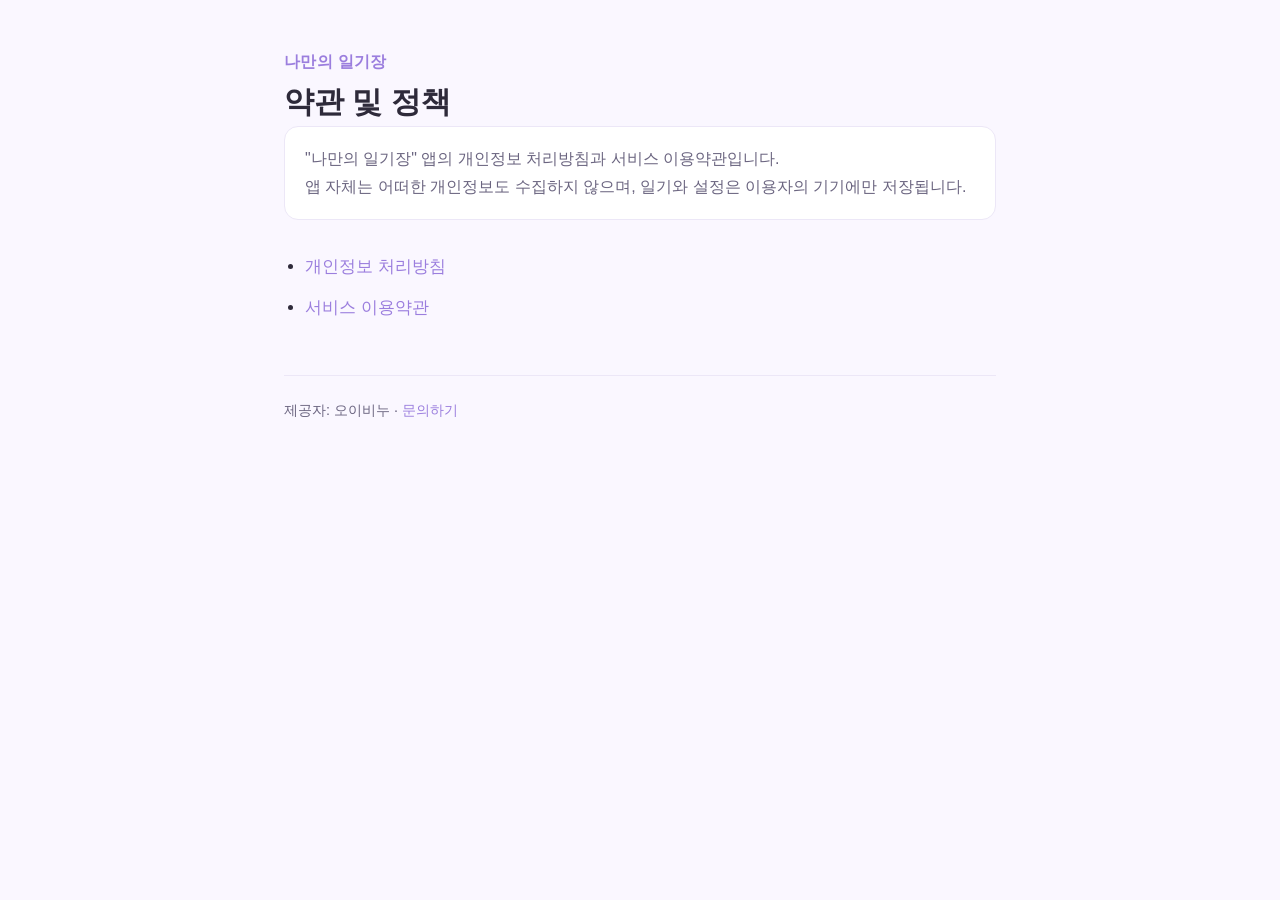
<file: index.html>
<!DOCTYPE html>
<html lang="ko">
<head>
  <meta charset="UTF-8" />
  <meta name="viewport" content="width=device-width, initial-scale=1.0" />
  <title>나만의 일기장 · 약관 및 정책</title>
  <link rel="stylesheet" href="style.css" />
</head>
<body>
  <main class="doc">
    <p class="app-name">나만의 일기장</p>
    <h1>약관 및 정책</h1>
    <p class="intro">
      "나만의 일기장" 앱의 개인정보 처리방침과 서비스 이용약관입니다.<br />
      앱 자체는 어떠한 개인정보도 수집하지 않으며, 일기와 설정은 이용자의 기기에만 저장됩니다.
    </p>
    <section>
      <ul class="home-list">
        <li><a href="privacy.html">개인정보 처리방침</a></li>
        <li><a href="terms.html">서비스 이용약관</a></li>
      </ul>
    </section>
    <footer>
      제공자: 오이비누 · <a href="https://forms.gle/xecgEVcnZHAtFDRF6" target="_blank" rel="noopener">문의하기</a>
    </footer>
  </main>
</body>
</html>
</file>
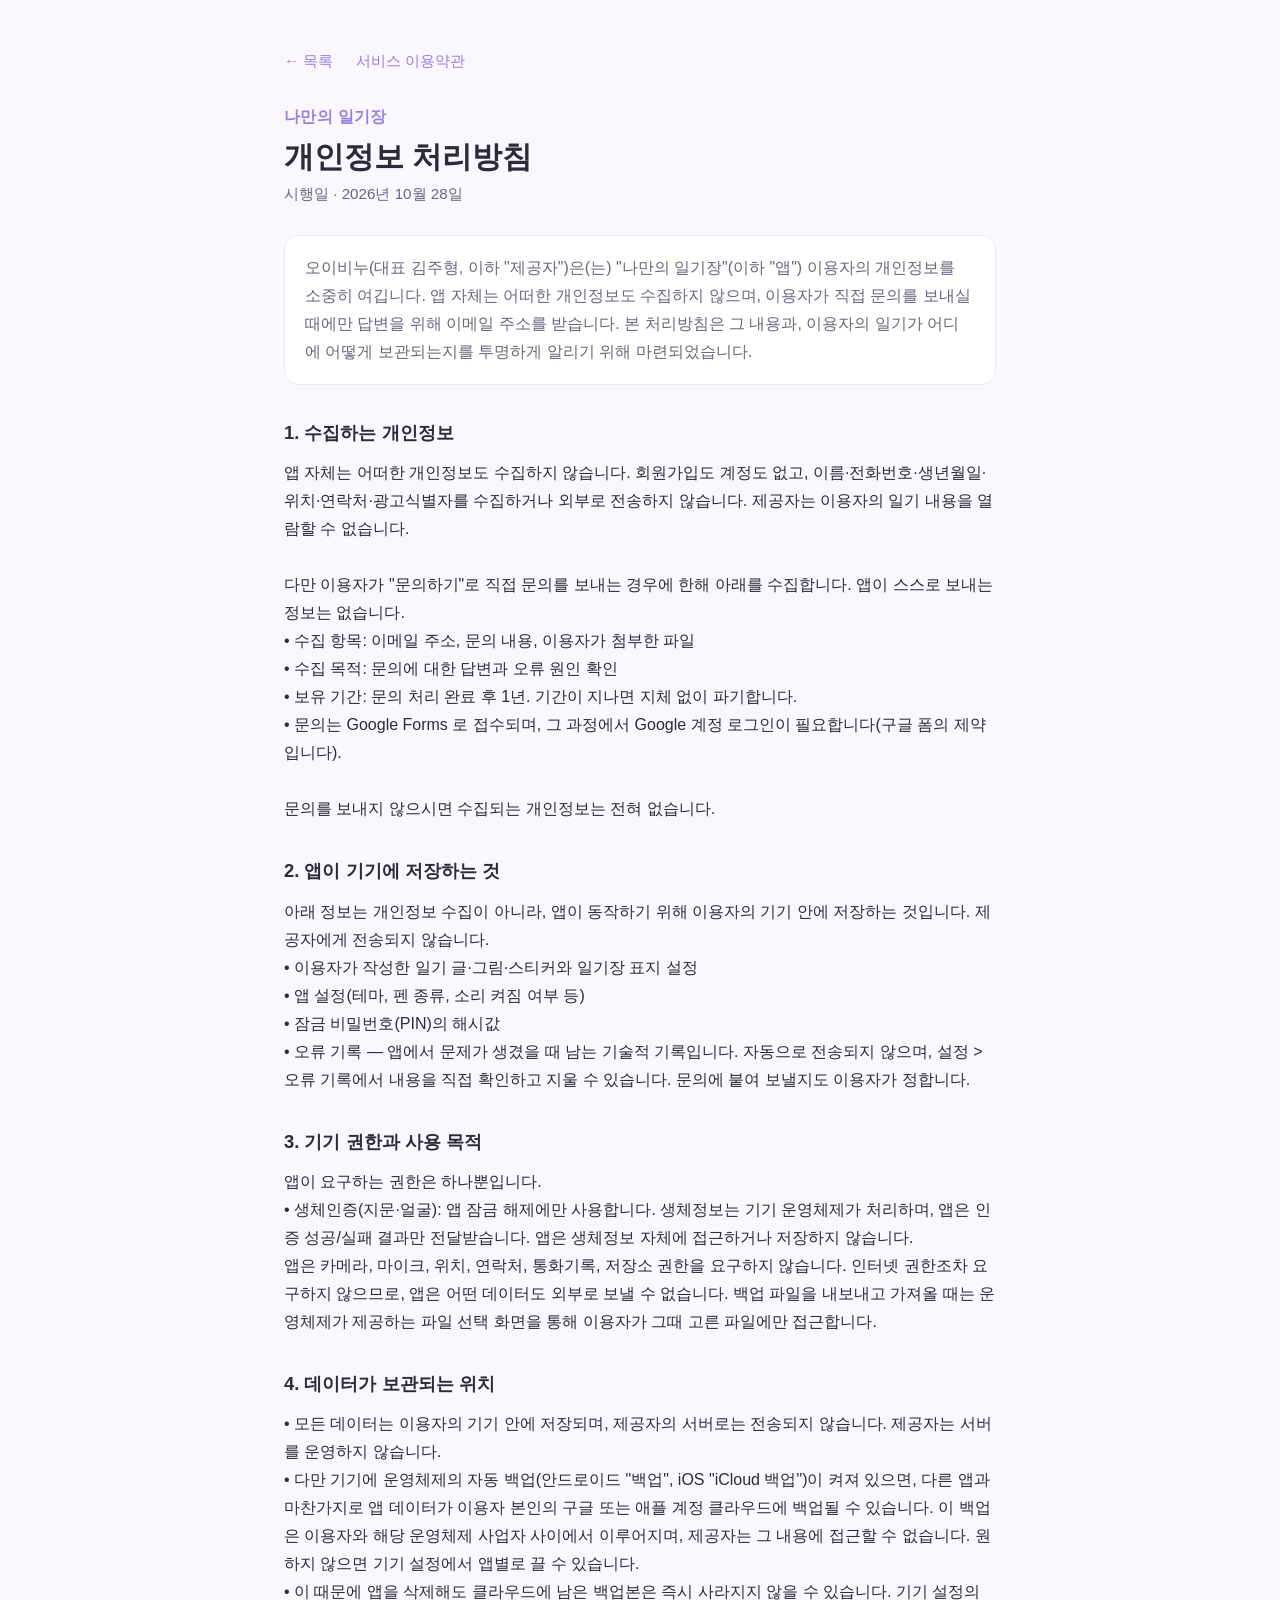
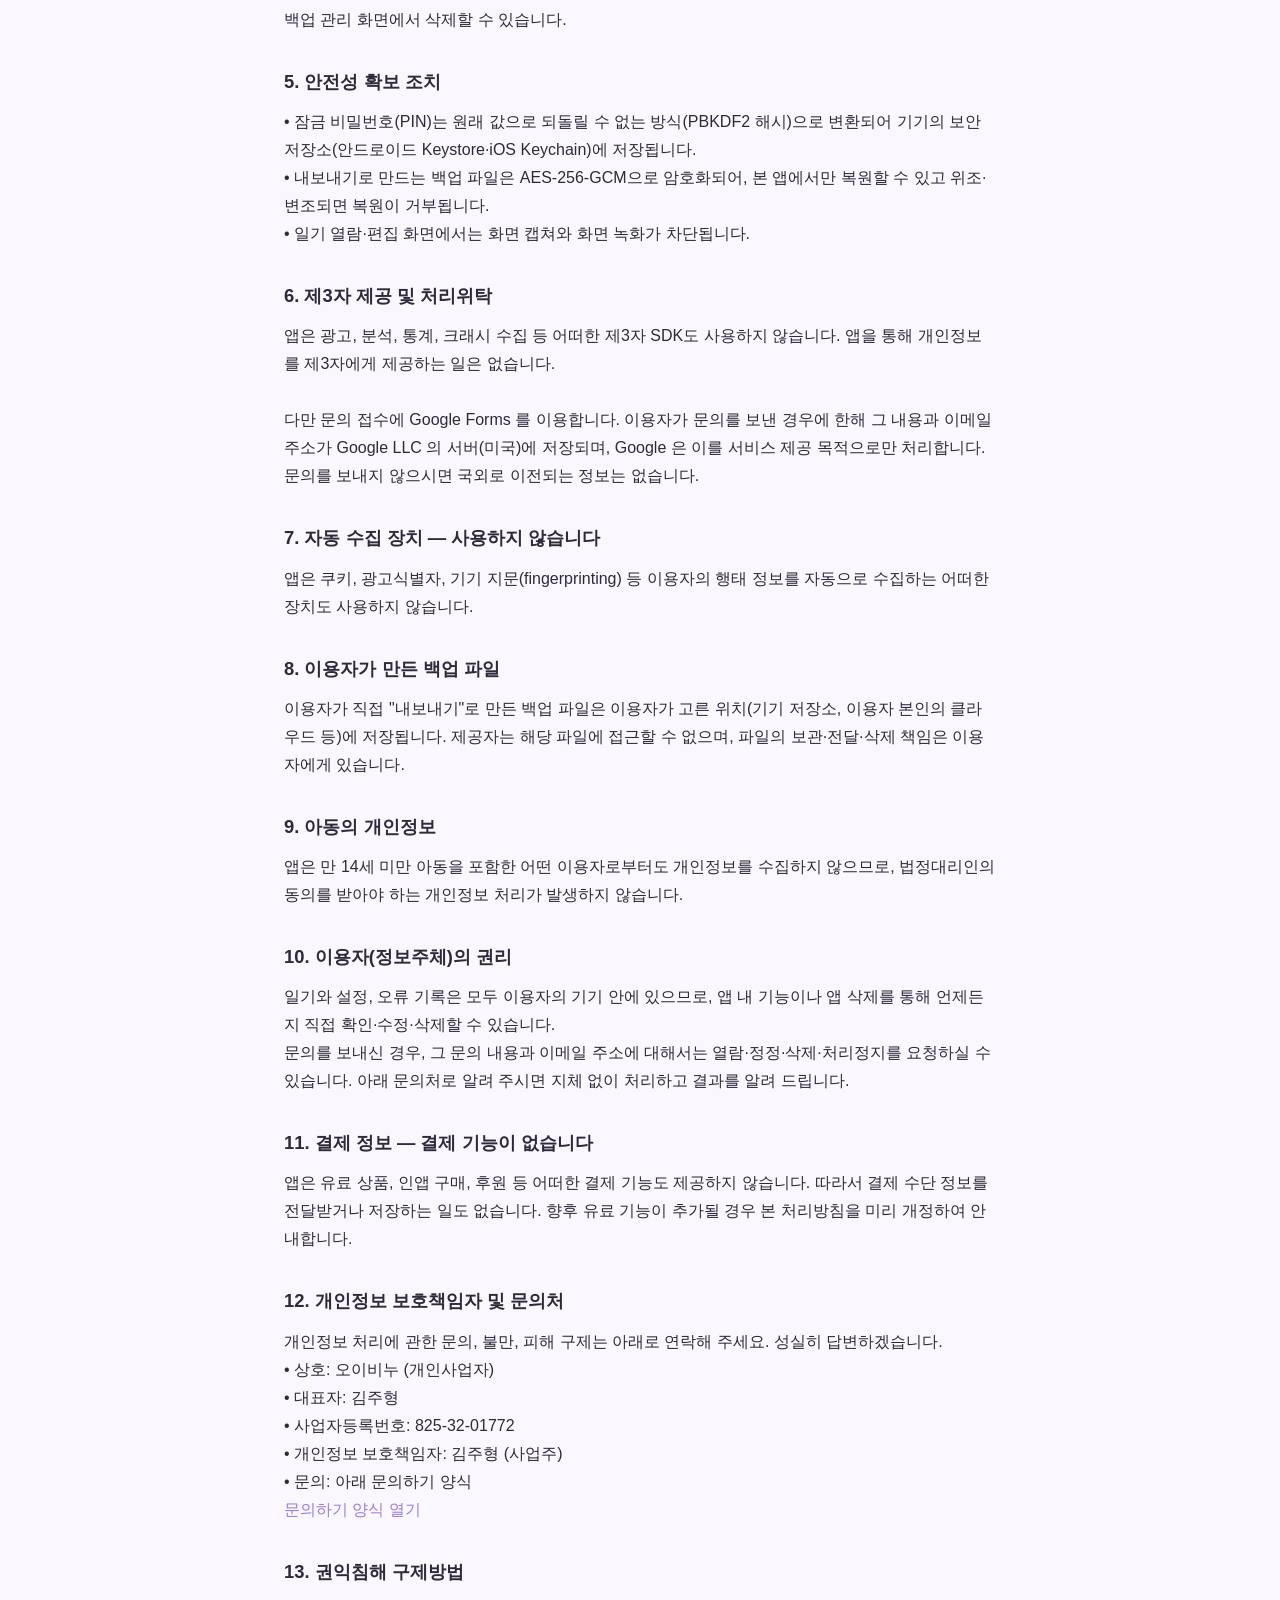
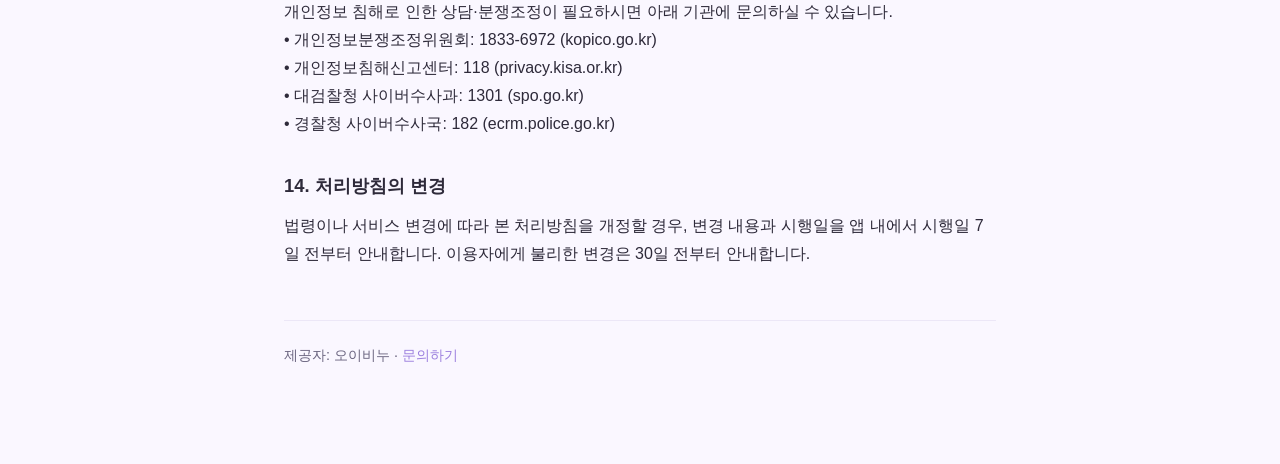
<file: privacy.html>
<!DOCTYPE html>
<html lang="ko">
<head>
  <meta charset="UTF-8" />
  <meta name="viewport" content="width=device-width, initial-scale=1.0" />
  <title>개인정보 처리방침 · 나만의 일기장</title>
  <link rel="stylesheet" href="style.css" />
</head>
<body>
  <main class="doc">
    <nav class="nav">
      <a href="index.html">← 목록</a>
      <a href="terms.html">서비스 이용약관</a>
    </nav>

    <p class="app-name">나만의 일기장</p>
    <h1>개인정보 처리방침</h1>
    <p class="meta">시행일 · 2026년 10월 28일</p>

    <p class="intro">
      오이비누(대표 김주형, 이하 &quot;제공자&quot;)은(는) &quot;나만의 일기장&quot;(이하 &quot;앱&quot;) 이용자의 개인정보를 소중히 여깁니다. 앱 자체는 어떠한 개인정보도 수집하지 않으며, 이용자가 직접 문의를 보내실 때에만 답변을 위해 이메일 주소를 받습니다. 본 처리방침은 그 내용과, 이용자의 일기가 어디에 어떻게 보관되는지를 투명하게 알리기 위해 마련되었습니다.
    </p>

    <section>
      <h2>1. 수집하는 개인정보</h2>
      <p>
        앱 자체는 어떠한 개인정보도 수집하지 않습니다. 회원가입도 계정도 없고, 이름·전화번호·생년월일·위치·연락처·광고식별자를 수집하거나 외부로 전송하지 않습니다. 제공자는 이용자의 일기 내용을 열람할 수 없습니다.<br />
        <br />
        다만 이용자가 &quot;문의하기&quot;로 직접 문의를 보내는 경우에 한해 아래를 수집합니다. 앱이 스스로 보내는 정보는 없습니다.<br />
        • 수집 항목: 이메일 주소, 문의 내용, 이용자가 첨부한 파일<br />
        • 수집 목적: 문의에 대한 답변과 오류 원인 확인<br />
        • 보유 기간: 문의 처리 완료 후 1년. 기간이 지나면 지체 없이 파기합니다.<br />
        • 문의는 Google Forms 로 접수되며, 그 과정에서 Google 계정 로그인이 필요합니다(구글 폼의 제약입니다).<br />
        <br />
        문의를 보내지 않으시면 수집되는 개인정보는 전혀 없습니다.
      </p>
    </section>

    <section>
      <h2>2. 앱이 기기에 저장하는 것</h2>
      <p>
        아래 정보는 개인정보 수집이 아니라, 앱이 동작하기 위해 이용자의 기기 안에 저장하는 것입니다. 제공자에게 전송되지 않습니다.<br />
        • 이용자가 작성한 일기 글·그림·스티커와 일기장 표지 설정<br />
        • 앱 설정(테마, 펜 종류, 소리 켜짐 여부 등)<br />
        • 잠금 비밀번호(PIN)의 해시값<br />
        • 오류 기록 — 앱에서 문제가 생겼을 때 남는 기술적 기록입니다. 자동으로 전송되지 않으며, 설정 &gt; 오류 기록에서 내용을 직접 확인하고 지울 수 있습니다. 문의에 붙여 보낼지도 이용자가 정합니다.
      </p>
    </section>

    <section>
      <h2>3. 기기 권한과 사용 목적</h2>
      <p>
        앱이 요구하는 권한은 하나뿐입니다.<br />
        • 생체인증(지문·얼굴): 앱 잠금 해제에만 사용합니다. 생체정보는 기기 운영체제가 처리하며, 앱은 인증 성공/실패 결과만 전달받습니다. 앱은 생체정보 자체에 접근하거나 저장하지 않습니다.<br />
        앱은 카메라, 마이크, 위치, 연락처, 통화기록, 저장소 권한을 요구하지 않습니다. 인터넷 권한조차 요구하지 않으므로, 앱은 어떤 데이터도 외부로 보낼 수 없습니다. 백업 파일을 내보내고 가져올 때는 운영체제가 제공하는 파일 선택 화면을 통해 이용자가 그때 고른 파일에만 접근합니다.
      </p>
    </section>

    <section>
      <h2>4. 데이터가 보관되는 위치</h2>
      <p>
        • 모든 데이터는 이용자의 기기 안에 저장되며, 제공자의 서버로는 전송되지 않습니다. 제공자는 서버를 운영하지 않습니다.<br />
        • 다만 기기에 운영체제의 자동 백업(안드로이드 &quot;백업&quot;, iOS &quot;iCloud 백업&quot;)이 켜져 있으면, 다른 앱과 마찬가지로 앱 데이터가 이용자 본인의 구글 또는 애플 계정 클라우드에 백업될 수 있습니다. 이 백업은 이용자와 해당 운영체제 사업자 사이에서 이루어지며, 제공자는 그 내용에 접근할 수 없습니다. 원하지 않으면 기기 설정에서 앱별로 끌 수 있습니다.<br />
        • 이 때문에 앱을 삭제해도 클라우드에 남은 백업본은 즉시 사라지지 않을 수 있습니다. 기기 설정의 백업 관리 화면에서 삭제할 수 있습니다.
      </p>
    </section>

    <section>
      <h2>5. 안전성 확보 조치</h2>
      <p>
        • 잠금 비밀번호(PIN)는 원래 값으로 되돌릴 수 없는 방식(PBKDF2 해시)으로 변환되어 기기의 보안 저장소(안드로이드 Keystore·iOS Keychain)에 저장됩니다.<br />
        • 내보내기로 만드는 백업 파일은 AES-256-GCM으로 암호화되어, 본 앱에서만 복원할 수 있고 위조·변조되면 복원이 거부됩니다.<br />
        • 일기 열람·편집 화면에서는 화면 캡쳐와 화면 녹화가 차단됩니다.
      </p>
    </section>

    <section>
      <h2>6. 제3자 제공 및 처리위탁</h2>
      <p>
        앱은 광고, 분석, 통계, 크래시 수집 등 어떠한 제3자 SDK도 사용하지 않습니다. 앱을 통해 개인정보를 제3자에게 제공하는 일은 없습니다.<br />
        <br />
        다만 문의 접수에 Google Forms 를 이용합니다. 이용자가 문의를 보낸 경우에 한해 그 내용과 이메일 주소가 Google LLC 의 서버(미국)에 저장되며, Google 은 이를 서비스 제공 목적으로만 처리합니다. 문의를 보내지 않으시면 국외로 이전되는 정보는 없습니다.
      </p>
    </section>

    <section>
      <h2>7. 자동 수집 장치 — 사용하지 않습니다</h2>
      <p>
        앱은 쿠키, 광고식별자, 기기 지문(fingerprinting) 등 이용자의 행태 정보를 자동으로 수집하는 어떠한 장치도 사용하지 않습니다.
      </p>
    </section>

    <section>
      <h2>8. 이용자가 만든 백업 파일</h2>
      <p>
        이용자가 직접 &quot;내보내기&quot;로 만든 백업 파일은 이용자가 고른 위치(기기 저장소, 이용자 본인의 클라우드 등)에 저장됩니다. 제공자는 해당 파일에 접근할 수 없으며, 파일의 보관·전달·삭제 책임은 이용자에게 있습니다.
      </p>
    </section>

    <section>
      <h2>9. 아동의 개인정보</h2>
      <p>
        앱은 만 14세 미만 아동을 포함한 어떤 이용자로부터도 개인정보를 수집하지 않으므로, 법정대리인의 동의를 받아야 하는 개인정보 처리가 발생하지 않습니다.
      </p>
    </section>

    <section>
      <h2>10. 이용자(정보주체)의 권리</h2>
      <p>
        일기와 설정, 오류 기록은 모두 이용자의 기기 안에 있으므로, 앱 내 기능이나 앱 삭제를 통해 언제든지 직접 확인·수정·삭제할 수 있습니다.<br />
        문의를 보내신 경우, 그 문의 내용과 이메일 주소에 대해서는 열람·정정·삭제·처리정지를 요청하실 수 있습니다. 아래 문의처로 알려 주시면 지체 없이 처리하고 결과를 알려 드립니다.
      </p>
    </section>

    <section>
      <h2>11. 결제 정보 — 결제 기능이 없습니다</h2>
      <p>
        앱은 유료 상품, 인앱 구매, 후원 등 어떠한 결제 기능도 제공하지 않습니다. 따라서 결제 수단 정보를 전달받거나 저장하는 일도 없습니다. 향후 유료 기능이 추가될 경우 본 처리방침을 미리 개정하여 안내합니다.
      </p>
    </section>

    <section>
      <h2>12. 개인정보 보호책임자 및 문의처</h2>
      <p>
        개인정보 처리에 관한 문의, 불만, 피해 구제는 아래로 연락해 주세요. 성실히 답변하겠습니다.<br />
        • 상호: 오이비누 (개인사업자)<br />
        • 대표자: 김주형<br />
        • 사업자등록번호: 825-32-01772<br />
        • 개인정보 보호책임자: 김주형 (사업주)<br />
        • 문의: 아래 문의하기 양식
      </p>
      <p><a href="https://forms.gle/xecgEVcnZHAtFDRF6" target="_blank" rel="noopener">문의하기 양식 열기</a></p>
    </section>

    <section>
      <h2>13. 권익침해 구제방법</h2>
      <p>
        개인정보 침해로 인한 상담·분쟁조정이 필요하시면 아래 기관에 문의하실 수 있습니다.<br />
        • 개인정보분쟁조정위원회: 1833-6972 (kopico.go.kr)<br />
        • 개인정보침해신고센터: 118 (privacy.kisa.or.kr)<br />
        • 대검찰청 사이버수사과: 1301 (spo.go.kr)<br />
        • 경찰청 사이버수사국: 182 (ecrm.police.go.kr)
      </p>
    </section>

    <section>
      <h2>14. 처리방침의 변경</h2>
      <p>
        법령이나 서비스 변경에 따라 본 처리방침을 개정할 경우, 변경 내용과 시행일을 앱 내에서 시행일 7일 전부터 안내합니다. 이용자에게 불리한 변경은 30일 전부터 안내합니다.
      </p>
    </section>

    <footer>
      제공자: 오이비누 · <a href="https://forms.gle/xecgEVcnZHAtFDRF6" target="_blank" rel="noopener">문의하기</a>
    </footer>
  </main>
</body>
</html>
</file>
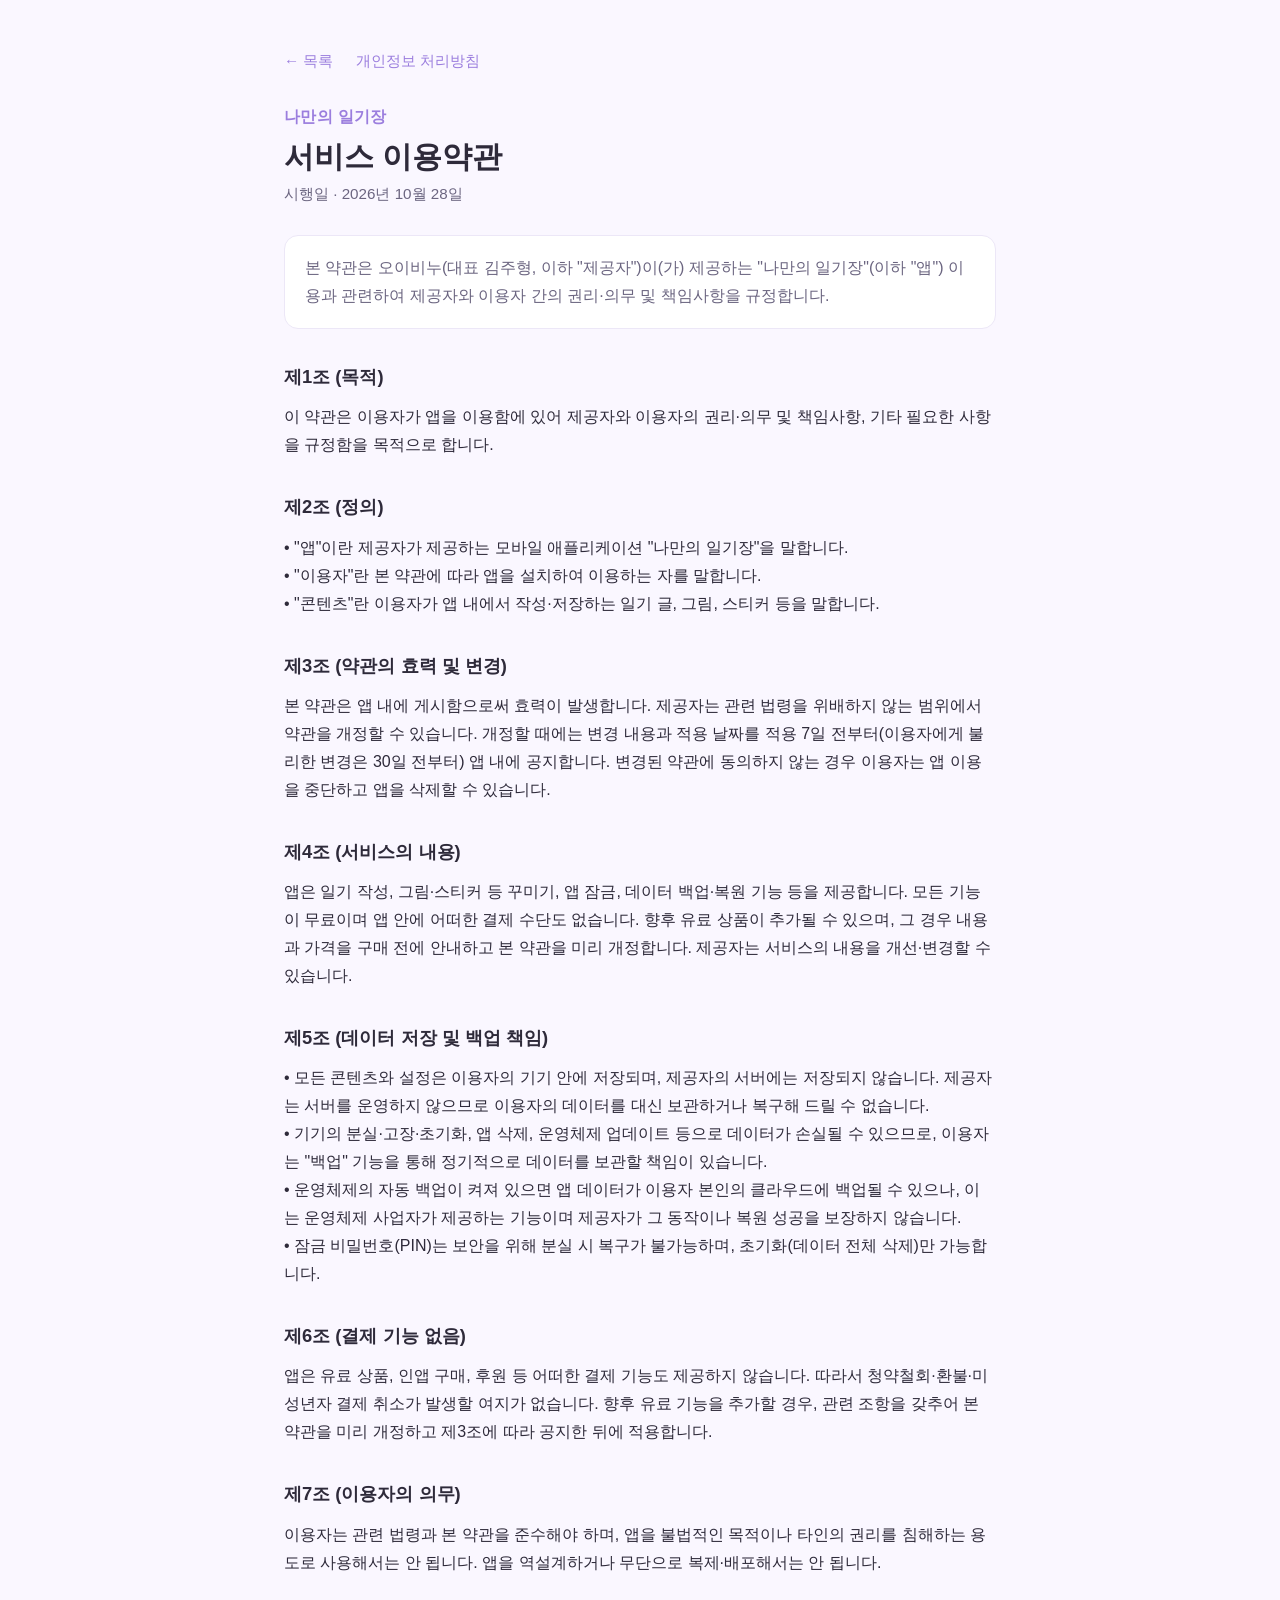
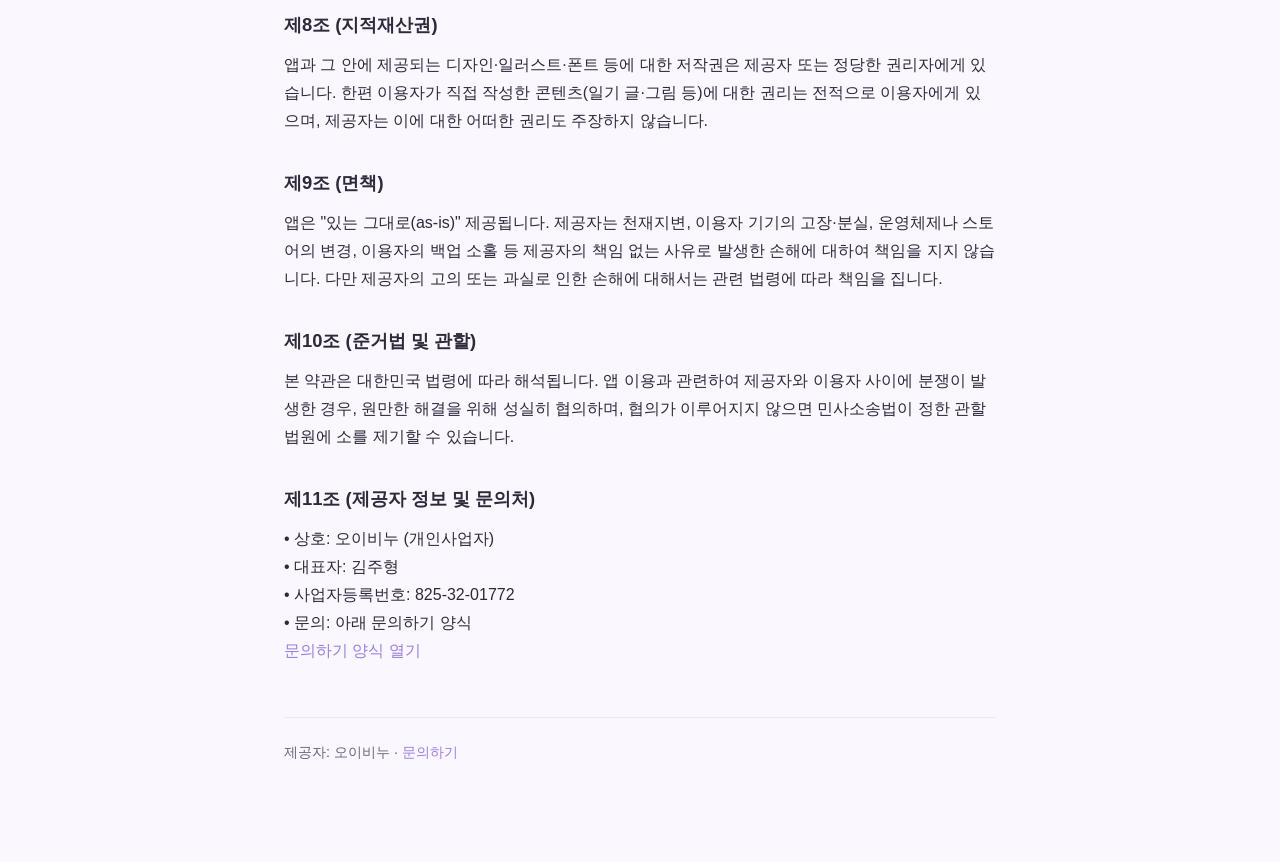
<file: terms.html>
<!DOCTYPE html>
<html lang="ko">
<head>
  <meta charset="UTF-8" />
  <meta name="viewport" content="width=device-width, initial-scale=1.0" />
  <title>서비스 이용약관 · 나만의 일기장</title>
  <link rel="stylesheet" href="style.css" />
</head>
<body>
  <main class="doc">
    <nav class="nav">
      <a href="index.html">← 목록</a>
      <a href="privacy.html">개인정보 처리방침</a>
    </nav>

    <p class="app-name">나만의 일기장</p>
    <h1>서비스 이용약관</h1>
    <p class="meta">시행일 · 2026년 10월 28일</p>

    <p class="intro">
      본 약관은 오이비누(대표 김주형, 이하 &quot;제공자&quot;)이(가) 제공하는 &quot;나만의 일기장&quot;(이하 &quot;앱&quot;) 이용과 관련하여 제공자와 이용자 간의 권리·의무 및 책임사항을 규정합니다.
    </p>

    <section>
      <h2>제1조 (목적)</h2>
      <p>
        이 약관은 이용자가 앱을 이용함에 있어 제공자와 이용자의 권리·의무 및 책임사항, 기타 필요한 사항을 규정함을 목적으로 합니다.
      </p>
    </section>

    <section>
      <h2>제2조 (정의)</h2>
      <p>
        • &quot;앱&quot;이란 제공자가 제공하는 모바일 애플리케이션 &quot;나만의 일기장&quot;을 말합니다.<br />
        • &quot;이용자&quot;란 본 약관에 따라 앱을 설치하여 이용하는 자를 말합니다.<br />
        • &quot;콘텐츠&quot;란 이용자가 앱 내에서 작성·저장하는 일기 글, 그림, 스티커 등을 말합니다.
      </p>
    </section>

    <section>
      <h2>제3조 (약관의 효력 및 변경)</h2>
      <p>
        본 약관은 앱 내에 게시함으로써 효력이 발생합니다. 제공자는 관련 법령을 위배하지 않는 범위에서 약관을 개정할 수 있습니다. 개정할 때에는 변경 내용과 적용 날짜를 적용 7일 전부터(이용자에게 불리한 변경은 30일 전부터) 앱 내에 공지합니다. 변경된 약관에 동의하지 않는 경우 이용자는 앱 이용을 중단하고 앱을 삭제할 수 있습니다.
      </p>
    </section>

    <section>
      <h2>제4조 (서비스의 내용)</h2>
      <p>
        앱은 일기 작성, 그림·스티커 등 꾸미기, 앱 잠금, 데이터 백업·복원 기능 등을 제공합니다. 모든 기능이 무료이며 앱 안에 어떠한 결제 수단도 없습니다. 향후 유료 상품이 추가될 수 있으며, 그 경우 내용과 가격을 구매 전에 안내하고 본 약관을 미리 개정합니다. 제공자는 서비스의 내용을 개선·변경할 수 있습니다.
      </p>
    </section>

    <section>
      <h2>제5조 (데이터 저장 및 백업 책임)</h2>
      <p>
        • 모든 콘텐츠와 설정은 이용자의 기기 안에 저장되며, 제공자의 서버에는 저장되지 않습니다. 제공자는 서버를 운영하지 않으므로 이용자의 데이터를 대신 보관하거나 복구해 드릴 수 없습니다.<br />
        • 기기의 분실·고장·초기화, 앱 삭제, 운영체제 업데이트 등으로 데이터가 손실될 수 있으므로, 이용자는 &quot;백업&quot; 기능을 통해 정기적으로 데이터를 보관할 책임이 있습니다.<br />
        • 운영체제의 자동 백업이 켜져 있으면 앱 데이터가 이용자 본인의 클라우드에 백업될 수 있으나, 이는 운영체제 사업자가 제공하는 기능이며 제공자가 그 동작이나 복원 성공을 보장하지 않습니다.<br />
        • 잠금 비밀번호(PIN)는 보안을 위해 분실 시 복구가 불가능하며, 초기화(데이터 전체 삭제)만 가능합니다.
      </p>
    </section>

    <section>
      <h2>제6조 (결제 기능 없음)</h2>
      <p>
        앱은 유료 상품, 인앱 구매, 후원 등 어떠한 결제 기능도 제공하지 않습니다. 따라서 청약철회·환불·미성년자 결제 취소가 발생할 여지가 없습니다. 향후 유료 기능을 추가할 경우, 관련 조항을 갖추어 본 약관을 미리 개정하고 제3조에 따라 공지한 뒤에 적용합니다.
      </p>
    </section>

    <section>
      <h2>제7조 (이용자의 의무)</h2>
      <p>
        이용자는 관련 법령과 본 약관을 준수해야 하며, 앱을 불법적인 목적이나 타인의 권리를 침해하는 용도로 사용해서는 안 됩니다. 앱을 역설계하거나 무단으로 복제·배포해서는 안 됩니다.
      </p>
    </section>

    <section>
      <h2>제8조 (지적재산권)</h2>
      <p>
        앱과 그 안에 제공되는 디자인·일러스트·폰트 등에 대한 저작권은 제공자 또는 정당한 권리자에게 있습니다. 한편 이용자가 직접 작성한 콘텐츠(일기 글·그림 등)에 대한 권리는 전적으로 이용자에게 있으며, 제공자는 이에 대한 어떠한 권리도 주장하지 않습니다.
      </p>
    </section>

    <section>
      <h2>제9조 (면책)</h2>
      <p>
        앱은 &quot;있는 그대로(as-is)&quot; 제공됩니다. 제공자는 천재지변, 이용자 기기의 고장·분실, 운영체제나 스토어의 변경, 이용자의 백업 소홀 등 제공자의 책임 없는 사유로 발생한 손해에 대하여 책임을 지지 않습니다. 다만 제공자의 고의 또는 과실로 인한 손해에 대해서는 관련 법령에 따라 책임을 집니다.
      </p>
    </section>

    <section>
      <h2>제10조 (준거법 및 관할)</h2>
      <p>
        본 약관은 대한민국 법령에 따라 해석됩니다. 앱 이용과 관련하여 제공자와 이용자 사이에 분쟁이 발생한 경우, 원만한 해결을 위해 성실히 협의하며, 협의가 이루어지지 않으면 민사소송법이 정한 관할 법원에 소를 제기할 수 있습니다.
      </p>
    </section>

    <section>
      <h2>제11조 (제공자 정보 및 문의처)</h2>
      <p>
        • 상호: 오이비누 (개인사업자)<br />
        • 대표자: 김주형<br />
        • 사업자등록번호: 825-32-01772<br />
        • 문의: 아래 문의하기 양식
      </p>
      <p><a href="https://forms.gle/xecgEVcnZHAtFDRF6" target="_blank" rel="noopener">문의하기 양식 열기</a></p>
    </section>

    <footer>
      제공자: 오이비누 · <a href="https://forms.gle/xecgEVcnZHAtFDRF6" target="_blank" rel="noopener">문의하기</a>
    </footer>
  </main>
</body>
</html>
</file>
<file: style.css>
:root {
  --bg: #faf7ff;
  --card: #ffffff;
  --text: #2e2a3a;
  --muted: #6b6580;
  --accent: #9b7ede;
  --border: #ece7f7;
}
@media (prefers-color-scheme: dark) {
  :root {
    --bg: #15131c;
    --card: #1e1b28;
    --text: #e8e4f0;
    --muted: #9a93ad;
    --accent: #b59ef0;
    --border: #2c2838;
  }
}

* { box-sizing: border-box; }

body {
  margin: 0;
  background: var(--bg);
  color: var(--text);
  font-family: -apple-system, BlinkMacSystemFont, "Apple SD Gothic Neo",
    "Malgun Gothic", "Segoe UI", Roboto, sans-serif;
  line-height: 1.75;
  -webkit-font-smoothing: antialiased;
}

.doc {
  max-width: 760px;
  margin: 0 auto;
  padding: 48px 24px 96px;
}

.nav {
  margin-bottom: 28px;
  font-size: 0.95rem;
}
.nav a { margin-right: 18px; }

.app-name {
  color: var(--accent);
  font-weight: 700;
  letter-spacing: 0.02em;
  margin: 0 0 6px;
}

h1 {
  font-size: 1.9rem;
  line-height: 1.3;
  margin: 0.1em 0 0.15em;
}

.meta {
  color: var(--muted);
  margin: 0 0 28px;
  font-size: 0.95rem;
}

.intro {
  color: var(--muted);
  background: var(--card);
  border: 1px solid var(--border);
  border-radius: 14px;
  padding: 18px 20px;
  margin: 0;
}

section { margin-top: 32px; }

h2 {
  font-size: 1.15rem;
  margin: 0 0 10px;
}

section p { margin: 0; }

ul {
  margin: 0;
  padding-left: 1.25em;
}
li { margin: 5px 0; }

a {
  color: var(--accent);
  text-decoration: none;
}
a:hover { text-decoration: underline; }

.home-list { font-size: 1.05rem; }
.home-list li { margin: 12px 0; }

footer {
  margin-top: 52px;
  padding-top: 22px;
  border-top: 1px solid var(--border);
  color: var(--muted);
  font-size: 0.9rem;
}
</file>
